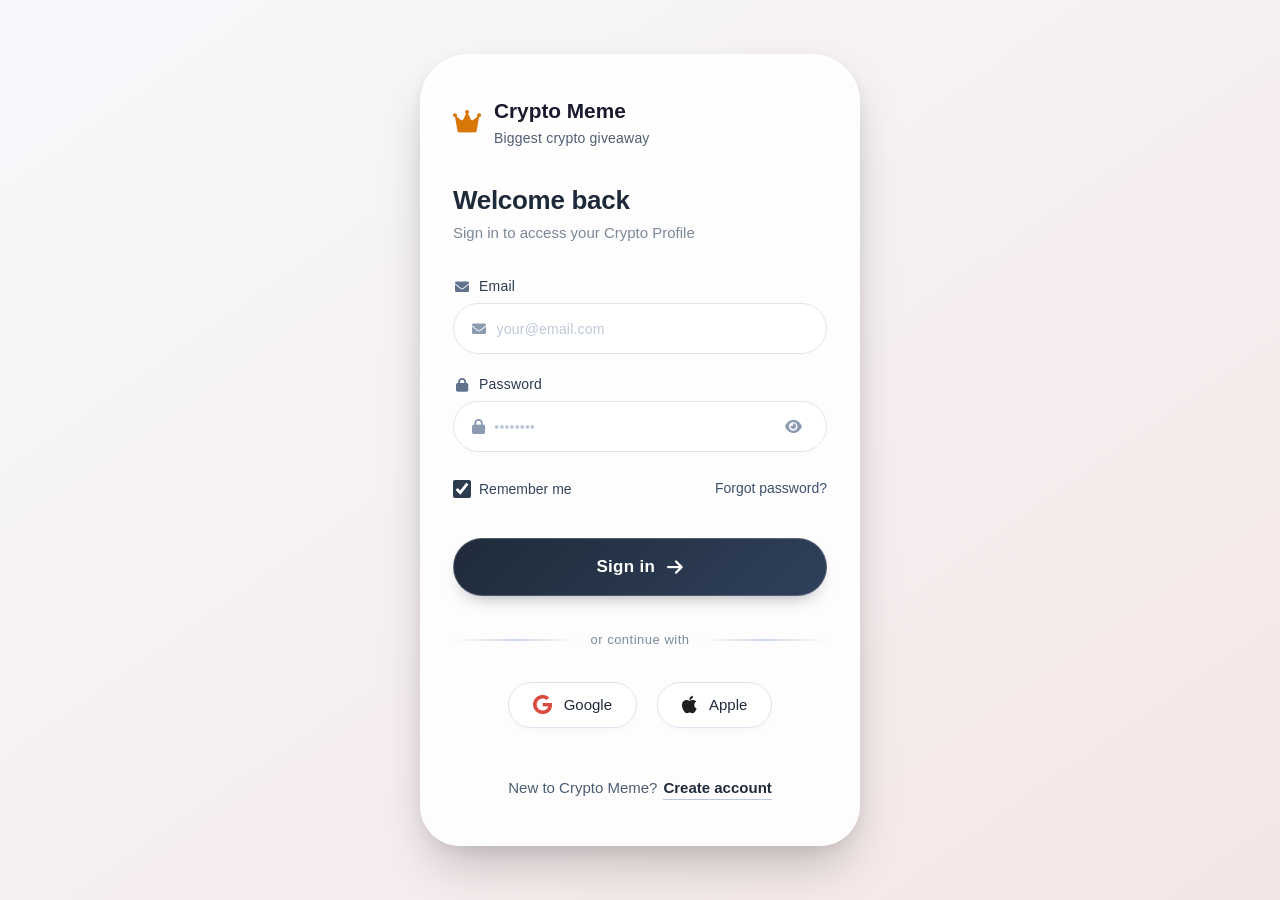
<file: login.html>
<!DOCTYPE html>
<html lang="en">
<head>
  <meta charset="UTF-8">
  <meta name="viewport" content="width=device-width, initial-scale=1.0">
  <title>ShopVerse • Login</title>
  <!-- Font Awesome 6 (free) -->
  <link rel="stylesheet" href="https://cdnjs.cloudflare.com/ajax/libs/font-awesome/6.0.0-beta3/css/all.min.css">
   <link rel="stylesheet" href="css/style.css">
  <style>
    /* ----- reset & base ----- */


    * {
      margin: 0;
      padding: 0;
      box-sizing: border-box;
      font-family: 'Inter', -apple-system, BlinkMacSystemFont, 'Segoe UI', Roboto, sans-serif;
    }

    body {
      min-height: 100vh;
      display: flex;
      align-items: center;
      justify-content: center;
      background: linear-gradient(145deg, #f7f9fc 0%, #f5e6e6 100%);
      padding: 1.5rem;
    }

    /* ----- main card container ----- */
    .login-wrapper {
      width: 100%;
      max-width: 440px;
      background: rgba(255, 255, 255, 0.85);
      backdrop-filter: blur(12px);
      -webkit-backdrop-filter: blur(12px);
      border-radius: 48px 48px 40px 40px;
      box-shadow: 
        0 25px 50px -12px rgba(0, 0, 0, 0.25),
        0 4px 18px 0 rgba(0, 0, 0, 0.06),
        inset 0 1px 2px rgba(255, 255, 255, 0.6);
      padding: 2.5rem 2rem 2.8rem;
      transition: transform 0.25s ease, box-shadow 0.3s ease;
      border: 1px solid rgba(255, 255, 255, 0.5);
    }

    .login-wrapper:hover {
      transform: translateY(-4px);
      box-shadow: 0 30px 60px -16px rgba(0, 20, 40, 0.3);
    }

    /* ----- branding / header ----- */
    .shop-header {
      display: flex;
      align-items: center;
      gap: 12px;
      margin-bottom: 2.2rem;
    }

    .shop-icon {
      display: flex;
      align-items: center;
      justify-content: center;
      width: 56px;
      height: 56px;
      background: linear-gradient(135deg, #2d3b4f, #1a2634);
      border-radius: 18px;
      color: white;
      font-size: 28px;
      box-shadow: 0 10px 18px -8px rgba(0, 0, 0, 0.25);
    }

    .shop-title {
      font-size: 28px;
      font-weight: 700;
      letter-spacing: -0.5px;
      color: #121926;
      background: linear-gradient(135deg, #1f2a3a, #2f405a);
      -webkit-background-clip: text;
      -webkit-text-fill-color: transparent;
      background-clip: text;
      text-shadow: 0 2px 4px rgba(255, 255, 255, 0.2);
    }

    .shop-sub {
      font-size: 14px;
      font-weight: 400;
      color: #4f5d73;
      margin-top: 2px;
      letter-spacing: 0.2px;
      -webkit-text-fill-color: #4f5d73;
    }

    .shop-title small {
      font-size: 16px;
      font-weight: 500;
      margin-left: 4px;
      -webkit-text-fill-color: #8895aa;
      color: #8895aa;
    }

    /* ----- welcome text ----- */
    .welcome-text {
      margin-bottom: 2rem;
    }

    .welcome-text h2 {
      font-size: 26px;
      font-weight: 600;
      color: #1e2a3a;
      letter-spacing: -0.3px;
    }

    .welcome-text p {
      color: #5a6a7e;
      font-size: 15px;
      margin-top: 6px;
      font-weight: 400;
      opacity: 0.8;
    }

    /* ----- form elements ----- */
    .login-form {
      display: flex;
      flex-direction: column;
      gap: 1.25rem;
    }

    .input-group {
      display: flex;
      flex-direction: column;
      gap: 6px;
    }

    .input-group label {
      font-size: 14px;
      font-weight: 500;
      color: #2d3b4f;
      letter-spacing: 0.2px;
      display: flex;
      align-items: center;
      gap: 8px;
    }

    .input-group label i {
      color: #5f728b;
      font-size: 14px;
      width: 18px;
      text-align: center;
    }

    .input-field {
      position: relative;
      display: flex;
      align-items: center;
      background: white;
      border-radius: 60px;
      padding: 0 18px;
      transition: all 0.2s ease;
      border: 1.5px solid #dfe5ef;
      background: rgba(255, 255, 255, 0.7);
      backdrop-filter: blur(4px);
      -webkit-backdrop-filter: blur(4px);
    }

    .input-field:focus-within {
      border-color: #3d506c;
      box-shadow: 0 0 0 4px rgba(45, 59, 79, 0.12);
      background: white;
    }

    .input-field i {
      color: #8b9bb2;
      font-size: 15px;
      width: 22px;
      transition: color 0.2s;
    }

    .input-field:focus-within i {
      color: #2d3b4f;
    }

    .input-field input {
      width: 100%;
      padding: 16px 8px 16px 4px;
      border: none;
      background: transparent;
      font-size: 15px;
      font-weight: 450;
      color: #141e2b;
      outline: none;
      letter-spacing: 0.2px;
    }

    .input-field input::placeholder {
      color: #a2b2c7;
      font-weight: 400;
      font-size: 14px;
      opacity: 0.7;
    }

    /* password toggle (eye) */
    .toggle-pw {
      background: none;
      border: none;
      color: #8b9bb2;
      font-size: 16px;
      cursor: pointer;
      padding: 6px 4px 6px 10px;
      transition: color 0.2s;
      display: flex;
      align-items: center;
    }

    .toggle-pw:hover {
      color: #2d3b4f;
    }

    /* ----- options row (remember + forgot) ----- */
    .login-options {
      display: flex;
      justify-content: space-between;
      align-items: center;
      margin: 6px 0 8px;
    }

    .remember-me {
      display: flex;
      align-items: center;
      gap: 8px;
      font-size: 14px;
      color: #34455b;
      cursor: pointer;
    }

    .remember-me input[type="checkbox"] {
      width: 18px;
      height: 18px;
      accent-color: #2d3b4f;
      border-radius: 5px;
      border: 1.5px solid #b8c7dd;
      cursor: pointer;
      transition: 0.15s;
    }

    .remember-me input[type="checkbox"]:hover {
      transform: scale(1.04);
    }

    .forgot-link {
      font-size: 14px;
      color: #3d506c;
      text-decoration: none;
      font-weight: 500;
      border-bottom: 1.5px dotted transparent;
      transition: border-color 0.2s, color 0.2s;
    }

    .forgot-link:hover {
      color: #1a2634;
      border-bottom-color: #1a2634;
    }

    /* ----- login button ----- */
    .login-btn {
      background: linear-gradient(135deg, #1f2b3a, #2f405a);
      border: none;
      padding: 18px 12px;
      border-radius: 60px;
      font-weight: 600;
      font-size: 17px;
      color: white;
      display: flex;
      align-items: center;
      justify-content: center;
      gap: 12px;
      cursor: pointer;
      transition: all 0.25s ease;
      box-shadow: 0 10px 18px -10px rgba(25, 35, 50, 0.4);
      margin-top: 10px;
      letter-spacing: 0.3px;
      border: 1px solid rgba(255, 255, 255, 0.2);
    }

    .login-btn i {
      font-size: 18px;
      transition: transform 0.2s;
    }

    .login-btn:hover {
      background: linear-gradient(135deg, #29394f, #3a4f6b);
      transform: scale(1.01);
      box-shadow: 0 16px 28px -12px #1f2a3a;
    }

    .login-btn:hover i {
      transform: translateX(4px);
    }

    .login-btn:active {
      transform: scale(0.97);
    }

    /* ----- signup link ----- */
    .signup-row {
      text-align: center;
      margin-top: 1.8rem;
      font-size: 15px;
      color: #4b5d74;
      display: flex;
      justify-content: center;
      gap: 6px;
      flex-wrap: wrap;
    }

    .signup-row a {
      color: #1f2b3a;
      font-weight: 600;
      text-decoration: none;
      border-bottom: 1.5px solid #bac8dd;
      transition: border-color 0.2s, color 0.2s;
    }

    .signup-row a:hover {
      color: #0e1723;
      border-bottom-color: #0e1723;
    }

    /* ----- divider / "or" ----- */
    .divider {
      display: flex;
      align-items: center;
      gap: 12px;
      margin: 14px 0 6px;
    }

    .divider-line {
      flex: 1;
      height: 1.5px;
      background: linear-gradient(to right, transparent, #ccd7e7, transparent);
    }

    .divider-text {
      color: #7a8b9f;
      font-size: 13px;
      font-weight: 450;
      letter-spacing: 0.5px;
    }

    /* social login buttons */
    .social-login {
      display: flex;
      justify-content: center;
      gap: 20px;
      margin-top: 6px;
    }

    .social-btn {
      background: rgba(255, 255, 255, 0.6);
      backdrop-filter: blur(4px);
      -webkit-backdrop-filter: blur(4px);
      border: 1px solid #dce3ef;
      border-radius: 60px;
      padding: 12px 24px;
      font-size: 15px;
      font-weight: 500;
      color: #1f2a3a;
      display: inline-flex;
      align-items: center;
      gap: 12px;
      cursor: pointer;
      transition: all 0.2s ease;
      box-shadow: 0 4px 10px -6px rgba(0,0,0,0.08);
    }

    .social-btn i {
      font-size: 20px;
    }

    .social-btn.google i {
      color: #db4a3f;
    }

    .social-btn.apple i {
      color: #1f1f1f;
    }

    .social-btn:hover {
      background: white;
      border-color: #b3c3db;
      transform: translateY(-2px);
      box-shadow: 0 10px 18px -10px rgba(30, 40, 60, 0.2);
    }

    .social-btn:active {
      transform: scale(0.96);
    }

    /* ----- responsive tweaks ----- */
    @media (max-width: 480px) {
      .login-wrapper {
        padding: 2rem 1.25rem 2.2rem;
        border-radius: 32px;
      }
      .shop-title {
        font-size: 24px;
      }
      .shop-icon {
        width: 48px;
        height: 48px;
        font-size: 22px;
      }
      .welcome-text h2 {
        font-size: 22px;
      }
      .social-btn {
        padding: 10px 18px;
        font-size: 14px;
        gap: 8px;
      }
      .input-field input {
        padding: 14px 6px 14px 2px;
        font-size: 14px;
      }
    }

    @media (max-width: 380px) {
      .login-options {
        flex-direction: column;
        align-items: flex-start;
        gap: 10px;
      }
      .social-login {
        flex-direction: column;
        align-items: center;
      }
      .social-btn {
        width: 100%;
        justify-content: center;
      }
    }
  </style>
</head>
<body>
  <div class="login-wrapper">
    <!-- header / branding -->
    <div class="shop-header">
      <div class="logo">
        <i class="fas fa-crown"></i>
      </div>
      <div>
        <div class="logo">
          Crypto Meme <small></small>
        </div>
        <div class="shop-sub">Biggest crypto giveaway</div>
      </div>
    </div>

    <!-- welcome -->
    <div class="welcome-text">
      <h2>Welcome back</h2>
      <p>Sign in to access your Crypto Profile </p>
    </div>

    <!-- login form -->
    <form class="login-form" action="#" method="post">
      <!-- email -->
      <div class="input-group">
        <label for="email"><i class="fas fa-envelope"></i> Email</label>
        <div class="input-field">
          <i class="fas fa-envelope" style="font-size: 14px;"></i>
          <input type="email" id="email" placeholder="your@email.com" value="" required>
        </div>
      </div>

      <!-- password with toggle -->
      <div class="input-group">
        <label for="password"><i class="fas fa-lock"></i> Password</label>
        <div class="input-field">
          <i class="fas fa-lock" style="font-size: 15px;"></i>
          <input type="password" id="password" placeholder="••••••••" value="" required>
          <button type="button" class="toggle-pw" id="togglePassword" aria-label="Toggle password visibility">
            <i class="fas fa-eye" id="eyeIcon"></i>
          </button>
        </div>
      </div>

      <!-- options -->
      <div class="login-options">
        <label class="remember-me">
          <input type="checkbox" checked> Remember me
        </label>
        <a href="#" class="forgot-link">Forgot password?</a>
      </div>

      <!-- login button -->
      <button type="submit" class="login-btn">
        <span>Sign in</span>
        <i class="fas fa-arrow-right"></i>
      </button>

      <!-- divider -->
      <div class="divider">
        <span class="divider-line"></span>
        <span class="divider-text">or continue with</span>
        <span class="divider-line"></span>
      </div>

      <!-- social login -->
      <div class="social-login">
        <button type="button" class="social-btn google">
          <i class="fab fa-google"></i> Google
        </button>
        <button type="button" class="social-btn apple">
          <i class="fab fa-apple"></i> Apple
        </button>
      </div>

      <!-- sign up link -->
      <div class="signup-row">
        <span>New to Crypto Meme?</span>
        <a href="#">Create account</a>
      </div>
    </form>
  </div>

  <!-- tiny script: password toggle -->
  <script>
    (function() {
      const toggleBtn = document.getElementById('togglePassword');
      const passwordInput = document.getElementById('password');
      const eyeIcon = document.getElementById('eyeIcon');

      if (toggleBtn && passwordInput && eyeIcon) {
        toggleBtn.addEventListener('click', function() {
          const type = passwordInput.getAttribute('type') === 'password' ? 'text' : 'password';
          passwordInput.setAttribute('type', type);
          // toggle eye icon
          eyeIcon.classList.toggle('fa-eye');
          eyeIcon.classList.toggle('fa-eye-slash');
        });
      }
    })();
  </script>
</body>
</html>
</file>
<file: css/style.css>
/* ========================================
   GLOBAL STYLES - TRUMP MEME GIVEAWAY
   FULLY FUNCTIONAL DARK & LIGHT MODES
   ======================================== */

:root {
    /* LIGHT MODE (Default) */
    --bg-primary: #f8f9fa;
    --bg-secondary: #ffffff;
    --bg-card: #ffffff;
    --bg-elevated: #f1f3f5;
    --text-primary: #1a1a2e;
    --text-secondary: #4a4a5a;
    --text-muted: #8a8a9a;
    --border-color: #e0e0e8;
    --border-light: #ececf0;
    
    --red-primary: #dc2626;
    --red-dark: #b91c1c;
    --gold-primary: #d97706;
    --gold-light: #fbbf24;
    --green-primary: #10b981;
    --blue-primary: #3b82f6;
    
    --gradient-red: linear-gradient(135deg, #dc2626, #991b1b);
    --gradient-gold: linear-gradient(135deg, #fbbf24, #d97706);
    --gradient-dark: linear-gradient(135deg, #e8e8ec, #d4d4d8);
    --gradient-card: linear-gradient(135deg, #ffffff, #f8f9fa);
    
    --shadow-sm: 0 2px 8px rgba(0, 0, 0, 0.05);
    --shadow-md: 0 4px 20px rgba(0, 0, 0, 0.08);
    --shadow-lg: 0 8px 40px rgba(0, 0, 0, 0.1);
    --shadow-xl: 0 20px 60px rgba(0, 0, 0, 0.15);
    
    --border-radius-sm: 8px;
    --border-radius-md: 12px;
    --border-radius-lg: 16px;
    --border-radius-xl: 24px;
    --border-radius-2xl: 32px;
    
    --font-family: 'Inter', -apple-system, BlinkMacSystemFont, 'Segoe UI', sans-serif;
}

[data-theme="dark"] {
    --bg-primary: #0a0a0f;
    --bg-secondary: #11111a;
    --bg-card: #1a1a2a;
    --bg-elevated: #22223b;
    --text-primary: #ffffff;
    --text-secondary: #a0a0b0;
    --text-muted: #6a6a7a;
    --border-color: #2a2a3a;
    --border-light: #3a3a4a;
    
    --gold-primary: #fbbf24;
    
    --gradient-dark: linear-gradient(135deg, #1a1a2a, #0a0a0f);
    --gradient-card: linear-gradient(135deg, #1e1e2e, #16162a);
    
    --shadow-sm: 0 2px 8px rgba(0, 0, 0, 0.3);
    --shadow-md: 0 4px 20px rgba(0, 0, 0, 0.4);
    --shadow-lg: 0 8px 40px rgba(0, 0, 0, 0.5);
}

* {
    margin: 0;
    padding: 0;
    box-sizing: border-box;
}

html {
    scroll-behavior: smooth;
}

body {
    font-family: var(--font-family);
    background: var(--bg-primary);
    color: var(--text-primary);
    transition: background 0.3s ease, color 0.3s ease;
    overflow-x: hidden;
    line-height: 1.5;
}

.container {
    max-width: 1280px;
    margin: 0 auto;
    padding: 0 24px;
}

/* Scrollbar */
::-webkit-scrollbar {
    width: 8px;
    height: 8px;
}

::-webkit-scrollbar-track {
    background: var(--bg-secondary);
}

::-webkit-scrollbar-thumb {
    background: var(--red-primary);
    border-radius: 10px;
}

::-webkit-scrollbar-thumb:hover {
    background: var(--gold-primary);
}

/* Typography */
h1, h2, h3, h4, h5, h6 {
    font-weight: 700;
    line-height: 1.2;
}

.section-title {
    font-size: 2rem;
    text-align: center;
    margin-bottom: 2rem;
    position: relative;
    display: inline-block;
    width: 100%;
    color: var(--text-primary);
}

.section-title::after {
    content: '';
    position: absolute;
    bottom: -12px;
    left: 50%;
    transform: translateX(-50%);
    width: 60px;
    height: 3px;
    background: var(--gradient-red);
    border-radius: 3px;
}

.section-subtitle {
    text-align: center;
    color: var(--text-secondary);
    margin-bottom: 2rem;
    font-size: 1rem;
}

.gold-gradient {
    background: var(--gradient-gold);
    -webkit-background-clip: text;
    background-clip: text;
    color: transparent;
}

/* Verification Icon */
.verified-icon {
    color: #1DA1F2;
    font-size: 0.85rem;
    margin-left: 4px;
    display: inline-block;
}

/* Buttons */
.cta-button-main {
    display: inline-flex;
    align-items: center;
    gap: 12px;
    background: var(--gradient-red);
    color: white;
    text-decoration: none;
    padding: 14px 32px;
    border-radius: 50px;
    font-weight: 600;
    font-size: 1rem;
    transition: all 0.3s ease;
    border: none;
    cursor: pointer;
    box-shadow: 0 4px 15px rgba(220, 38, 38, 0.3);
}

.cta-button-main:hover {
    transform: translateY(-2px);
    box-shadow: 0 8px 25px rgba(220, 38, 38, 0.4);
    gap: 16px;
}

.btn-outline {
    display: inline-flex;
    align-items: center;
    gap: 8px;
    background: transparent;
    border: 2px solid var(--red-primary);
    color: var(--text-primary);
    padding: 10px 24px;
    border-radius: 50px;
    font-weight: 600;
    text-decoration: none;
    transition: all 0.3s ease;
}

.btn-outline:hover {
    background: var(--red-primary);
    color: white;
    gap: 12px;
}

/* Navigation */
.navbar {
    position: fixed;
    top: 0;
    left: 0;
    right: 0;
    background: var(--bg-primary);
    backdrop-filter: blur(10px);
    border-bottom: 1px solid var(--border-color);
    z-index: 1000;
    padding: 12px 0;
}

.nav-container {
    max-width: 1400px;
    margin: 0 auto;
    padding: 0 24px;
    display: flex;
    justify-content: space-between;
    align-items: center;
}

.logo {
    display: flex;
    align-items: center;
    gap: 10px;
    font-size: 1.3rem;
    font-weight: 800;
}

.logo i:first-child {
    color: var(--gold-primary);
    font-size: 1.6rem;
}

.logo span {
    background: var(--gradient-red);
    -webkit-background-clip: text;
    background-clip: text;
    color: transparent;
}

/* Desktop Navigation */
.nav-links {
    display: flex;
    align-items: center;
    gap: 28px;
}

.nav-links a {
    color: var(--text-primary);
    text-decoration: none;
    font-weight: 500;
    transition: color 0.3s ease;
    display: flex;
    align-items: center;
    gap: 8px;
    font-size: 0.95rem;
}

.nav-links a:hover,
.nav-links a.active {
    color: var(--gold-primary);
}

.auth-btn {
    background: var(--gradient-red);
    padding: 8px 20px;
    border-radius: 50px;
    color: white !important;
}

.auth-btn:hover {
    opacity: 0.9;
    transform: translateY(-1px);
}

/* User Avatar */
.user-avatar {
    display: flex;
    align-items: center;
    gap: 10px;
    cursor: pointer;
    padding: 4px 12px;
    border-radius: 50px;
    background: var(--bg-card);
    border: 1px solid var(--border-color);
}

.avatar-initials {
    width: 36px;
    height: 36px;
    background: var(--gradient-red);
    border-radius: 50%;
    display: flex;
    align-items: center;
    justify-content: center;
    font-weight: bold;
    font-size: 0.9rem;
    color: white;
}

.user-name {
    font-weight: 500;
    max-width: 120px;
    overflow: hidden;
    text-overflow: ellipsis;
    color: var(--text-primary);
}

.logout-icon {
    color: var(--red-primary);
    cursor: pointer;
}

.theme-toggle,
.theme-toggle-mobile {
    background: var(--bg-card);
    border: 1px solid var(--border-color);
    border-radius: 50%;
    width: 40px;
    height: 40px;
    cursor: pointer;
    display: flex;
    align-items: center;
    justify-content: center;
    transition: all 0.3s ease;
    color: var(--text-primary);
}

.theme-toggle:hover,
.theme-toggle-mobile:hover {
    background: var(--gold-primary);
    color: var(--bg-primary);
}

/* Mobile Navigation */
.mobile-nav {
    display: none;
    align-items: center;
    gap: 12px;
}

.hamburger {
    background: var(--bg-card);
    border: 1px solid var(--border-color);
    border-radius: 12px;
    width: 44px;
    height: 44px;
    cursor: pointer;
    display: flex;
    align-items: center;
    justify-content: center;
    font-size: 1.2rem;
    color: var(--text-primary);
    transition: all 0.3s ease;
}

.hamburger:hover {
    background: var(--gold-primary);
    color: var(--bg-primary);
}

/* Mobile Menu (Right Side) */
.mobile-menu {
    position: fixed;
    top: 0;
    right: -100%;
    width: 280px;
    height: 100vh;
    background: var(--bg-card);
    z-index: 1002;
    transition: right 0.3s ease-in-out;
    display: flex;
    flex-direction: column;
    box-shadow: -5px 0 30px rgba(0, 0, 0, 0.3);
}

.mobile-menu.open {
    right: 0;
}

.mobile-menu-header {
    display: flex;
    justify-content: space-between;
    align-items: center;
    padding: 20px;
    border-bottom: 1px solid var(--border-color);
}

.menu-title {
    font-size: 1.1rem;
    font-weight: 700;
    color: var(--gold-primary);
}

.close-menu {
    background: none;
    border: none;
    font-size: 1.3rem;
    cursor: pointer;
    color: var(--text-primary);
    transition: all 0.3s ease;
}

.close-menu:hover {
    color: var(--red-primary);
}

.mobile-menu-links {
    display: flex;
    flex-direction: column;
    padding: 16px 0;
}

.mobile-menu-links a {
    padding: 14px 20px;
    color: var(--text-primary);
    text-decoration: none;
    display: flex;
    align-items: center;
    gap: 12px;
    transition: all 0.3s ease;
    border-left: 3px solid transparent;
}

.mobile-menu-links a:hover {
    background: var(--bg-secondary);
    border-left-color: var(--gold-primary);
    color: var(--gold-primary);
}

.mobile-auth-link {
    margin-top: 16px;
    padding-top: 16px;
    border-top: 1px solid var(--border-color);
}

.menu-overlay {
    position: fixed;
    top: 0;
    left: 0;
    width: 100%;
    height: 100%;
    background: rgba(0, 0, 0, 0.5);
    z-index: 1001;
    display: none;
}

.menu-overlay.active {
    display: block;
}

/* Responsive */
@media (max-width: 768px) {
    .desktop-nav {
        display: none;
    }
    
    .mobile-nav {
        display: flex;
    }
    
    .nav-container {
        padding: 0 16px;
    }
    
    .section-title {
        font-size: 1.5rem;
    }
}

/* Toast Notifications */
#toast-container {
    position: fixed;
    top: 80px;
    left: 20px;
    z-index: 1100;
    display: flex;
    flex-direction: column;
    gap: 10px;
    pointer-events: none;
}

.payout-toast {
    background: var(--bg-card);
    border-left: 4px solid var(--gold-primary);
    border-radius: 12px;
    padding: 12px 16px;
    box-shadow: var(--shadow-lg);
    display: flex;
    align-items: center;
    gap: 12px;
    animation: slideInLeft 0.3s ease;
    pointer-events: auto;
    max-width: 320px;
    backdrop-filter: blur(10px);
}

@keyframes slideInLeft {
    from {
        opacity: 0;
        transform: translateX(-100%);
    }
    to {
        opacity: 1;
        transform: translateX(0);
    }
}

@keyframes fadeOut {
    to {
        opacity: 0;
        transform: translateX(-100%);
        display: none;
    }
}

/* Footer */
.footer {
    background: var(--bg-secondary);
    border-top: 1px solid var(--border-color);
    padding: 48px 0 24px;
    margin-top: 60px;
}

.footer-content {
    text-align: center;
}

.footer-logo {
    display: flex;
    align-items: center;
    justify-content: center;
    gap: 10px;
    font-size: 1.2rem;
    font-weight: 700;
    margin-bottom: 24px;
}

.footer-logo i {
    color: var(--gold-primary);
}

.footer-links {
    display: flex;
    justify-content: center;
    gap: 24px;
    flex-wrap: wrap;
    margin-bottom: 24px;
}

.footer-links a {
    color: var(--text-secondary);
    text-decoration: none;
    font-size: 0.9rem;
}

.footer-links a:hover {
    color: var(--gold-primary);
}

.footer-disclaimer {
    background: rgba(220, 38, 38, 0.1);
    border: 1px solid var(--red-primary);
    border-radius: 12px;
    padding: 16px;
    margin-bottom: 24px;
    display: flex;
    align-items: center;
    justify-content: center;
    gap: 12px;
    flex-wrap: wrap;
}

.footer-disclaimer i {
    color: #f59e0b;
}

.footer-disclaimer p {
    font-size: 0.85rem;
    color: var(--text-secondary);
}

.copyright {
    color: var(--text-muted);
    font-size: 0.8rem;
}

/* Utility Classes */
.text-center {
    text-align: center;
}

.mt-4 {
    margin-top: 24px;
}

.mb-4 {
    margin-bottom: 24px;
}
</file>
